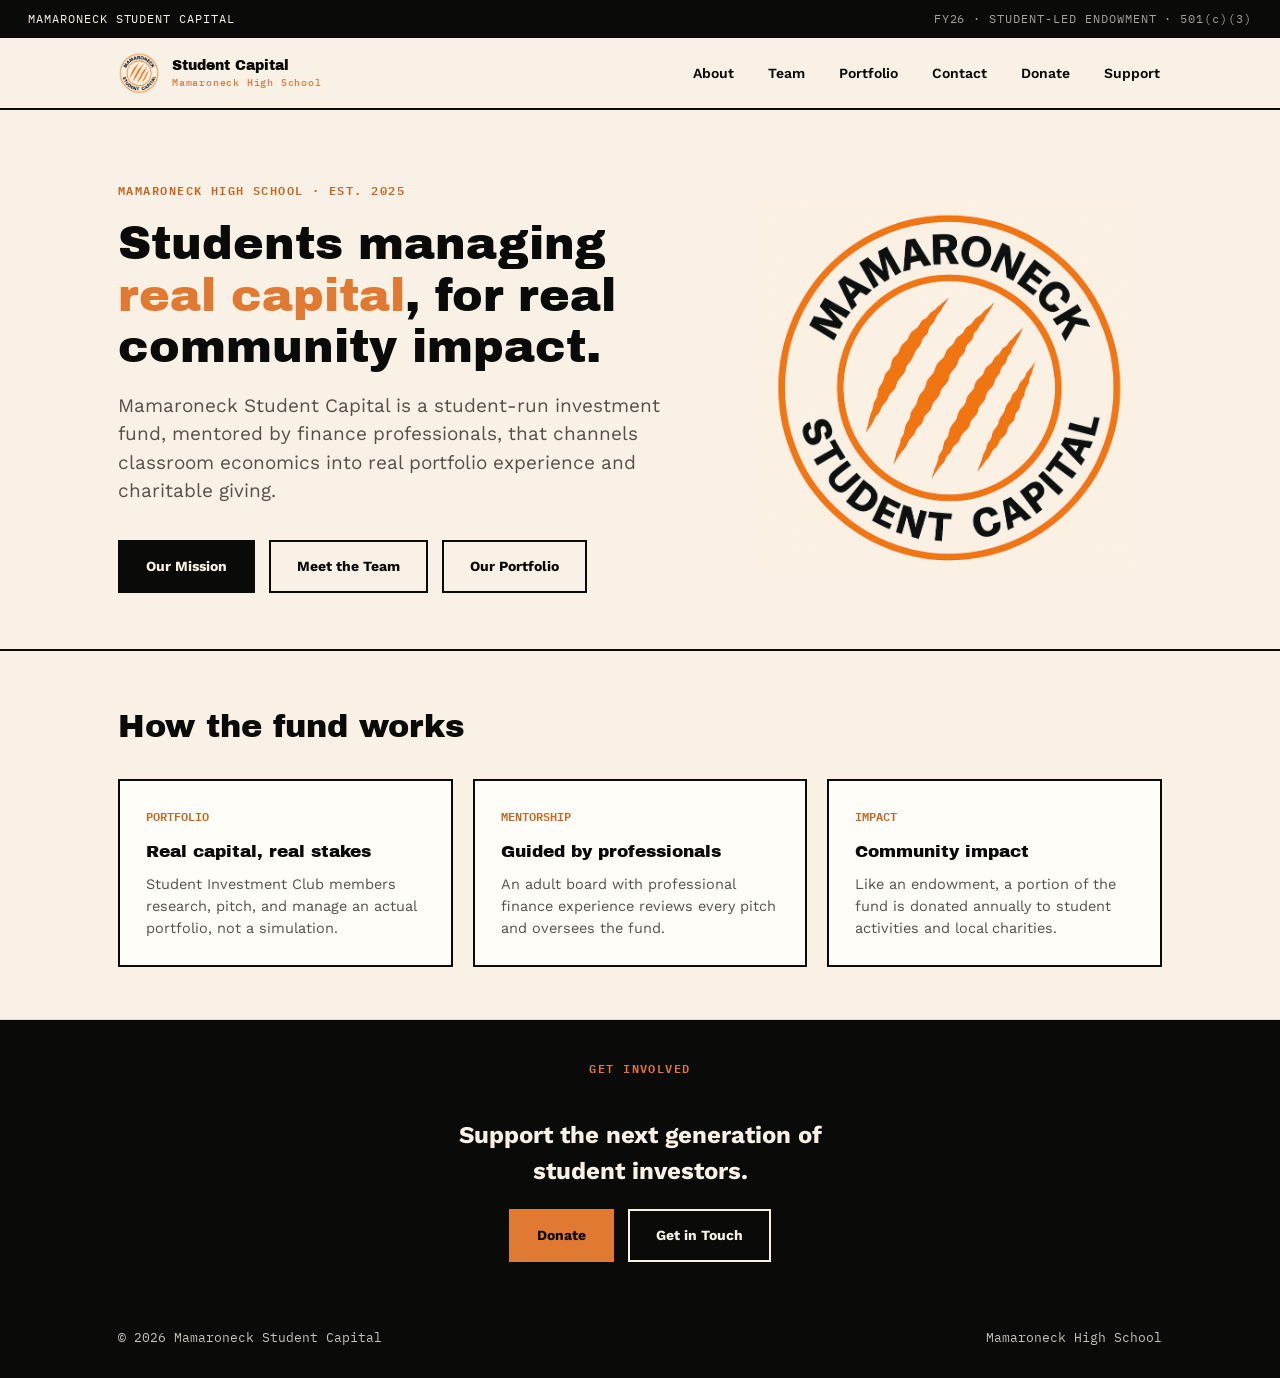
<file: index.html>
<!DOCTYPE html>
<html lang="en">
<head>
<meta charset="UTF-8" />
<meta name="viewport" content="width=device-width, initial-scale=1.0" />
<title>Mamaroneck Student Capital</title>
<meta name="description" content="A student-run investment fund at Mamaroneck High School, mentored by finance professionals, supporting the school and the local community." />
<link rel="icon" href="assets/img/logo/logo-black.png" />
<link rel="preconnect" href="https://fonts.googleapis.com" />
<link rel="preconnect" href="https://fonts.gstatic.com" crossorigin />
<link href="https://fonts.googleapis.com/css2?family=Archivo+Black&family=Work+Sans:wght@400;500;600;700&family=IBM+Plex+Mono:wght@500&display=swap" rel="stylesheet" />
<link rel="stylesheet" href="css/styles.css?v=3" />
</head>
<body>

<header class="site-header">
  <div class="ticker-band"><span>MAMARONECK STUDENT CAPITAL</span><span>FY26 &middot; STUDENT-LED ENDOWMENT &middot; 501(c)(3)</span></div>
  <nav class="nav">
    <a href="index.html" class="nav-brand">
      <img src="assets/img/logo/logo-cream.png" alt="MSC logo" />
      <span class="wordmark">Student Capital<small>Mamaroneck High School</small></span>
    </a>
    <ul class="nav-links" id="navLinks">
      <li><a href="about.html">About</a></li>
      <li><a href="team.html">Team</a></li>
      <li><a href="portfolio.html">Portfolio</a></li>
      <li><a href="contact.html">Contact</a></li>
      <li><a href="donate.html">Donate</a></li>
      <li><a href="support.html">Support</a></li>
    </ul>
    <button class="nav-toggle" id="navToggle" aria-label="Toggle menu">
      <span></span><span></span><span></span>
    </button>
  </nav>
</header>

<main>

  <section class="hero">
    <div class="wrap hero-inner">
      <div class="hero-copy">
        <span class="eyebrow">Mamaroneck High School &middot; Est. 2025</span>
        <h1>Students managing <span class="hl">real capital</span>, for real community impact.</h1>
        <p class="lede">Mamaroneck Student Capital is a student-run investment fund, mentored by finance professionals, that channels classroom economics into real portfolio experience and charitable giving.</p>
        <div class="hero-actions">
          <a href="about.html" class="btn btn--primary">Our Mission</a>
          <a href="team.html" class="btn btn--outline">Meet the Team</a>
          <a href="portfolio.html#allocation" class="btn btn--outline">Our Portfolio</a>
        </div>
      </div>
      <div class="hero-mark" aria-hidden="true">
        <img src="assets/img/logo/logo-cream.png" alt="" />
      </div>
    </div>
  </section>

  <section class="section">
    <div class="wrap">
      <h2>How the fund works</h2>
      <div class="highlights">
        <div class="highlight-card">
          <span class="no">PORTFOLIO</span>
          <h3>Real capital, real stakes</h3>
          <p>Student Investment Club members research, pitch, and manage an actual portfolio, not a simulation.</p>
        </div>
        <div class="highlight-card">
          <span class="no">MENTORSHIP</span>
          <h3>Guided by professionals</h3>
          <p>An adult board with professional finance experience reviews every pitch and oversees the fund.</p>
        </div>
        <div class="highlight-card">
          <span class="no">IMPACT</span>
          <h3>Community impact</h3>
          <p>Like an endowment, a portion of the fund is donated annually to student activities and local charities.</p>
        </div>
      </div>
    </div>
  </section>

  <section class="section--dark">
    <div class="wrap" style="padding:36px 0; text-align:center;">
      <span class="eyebrow">Get involved</span>
      <h2 style="max-width:26ch; margin-left:auto; margin-right:auto;">Support the next generation of student investors.</h2>
      <div class="hero-actions" style="margin-top:18px; justify-content:center;">
        <a href="donate.html" class="btn" style="background:var(--orange); border-color:var(--orange); color:var(--ink);">Donate</a>
        <a href="contact.html" class="btn" style="border-color:var(--cream); color:var(--cream);">Get in Touch</a>
      </div>
    </div>
  </section>

</main>

<footer class="site-footer">
  <div class="wrap footer-row">
    <span>&copy; <span id="year"></span> Mamaroneck Student Capital</span>
    <span>Mamaroneck High School</span>
  </div>
</footer>

<script src="js/data.js?v=3"></script>
<script src="js/main.js?v=3"></script>
</body>
</html>
</file>
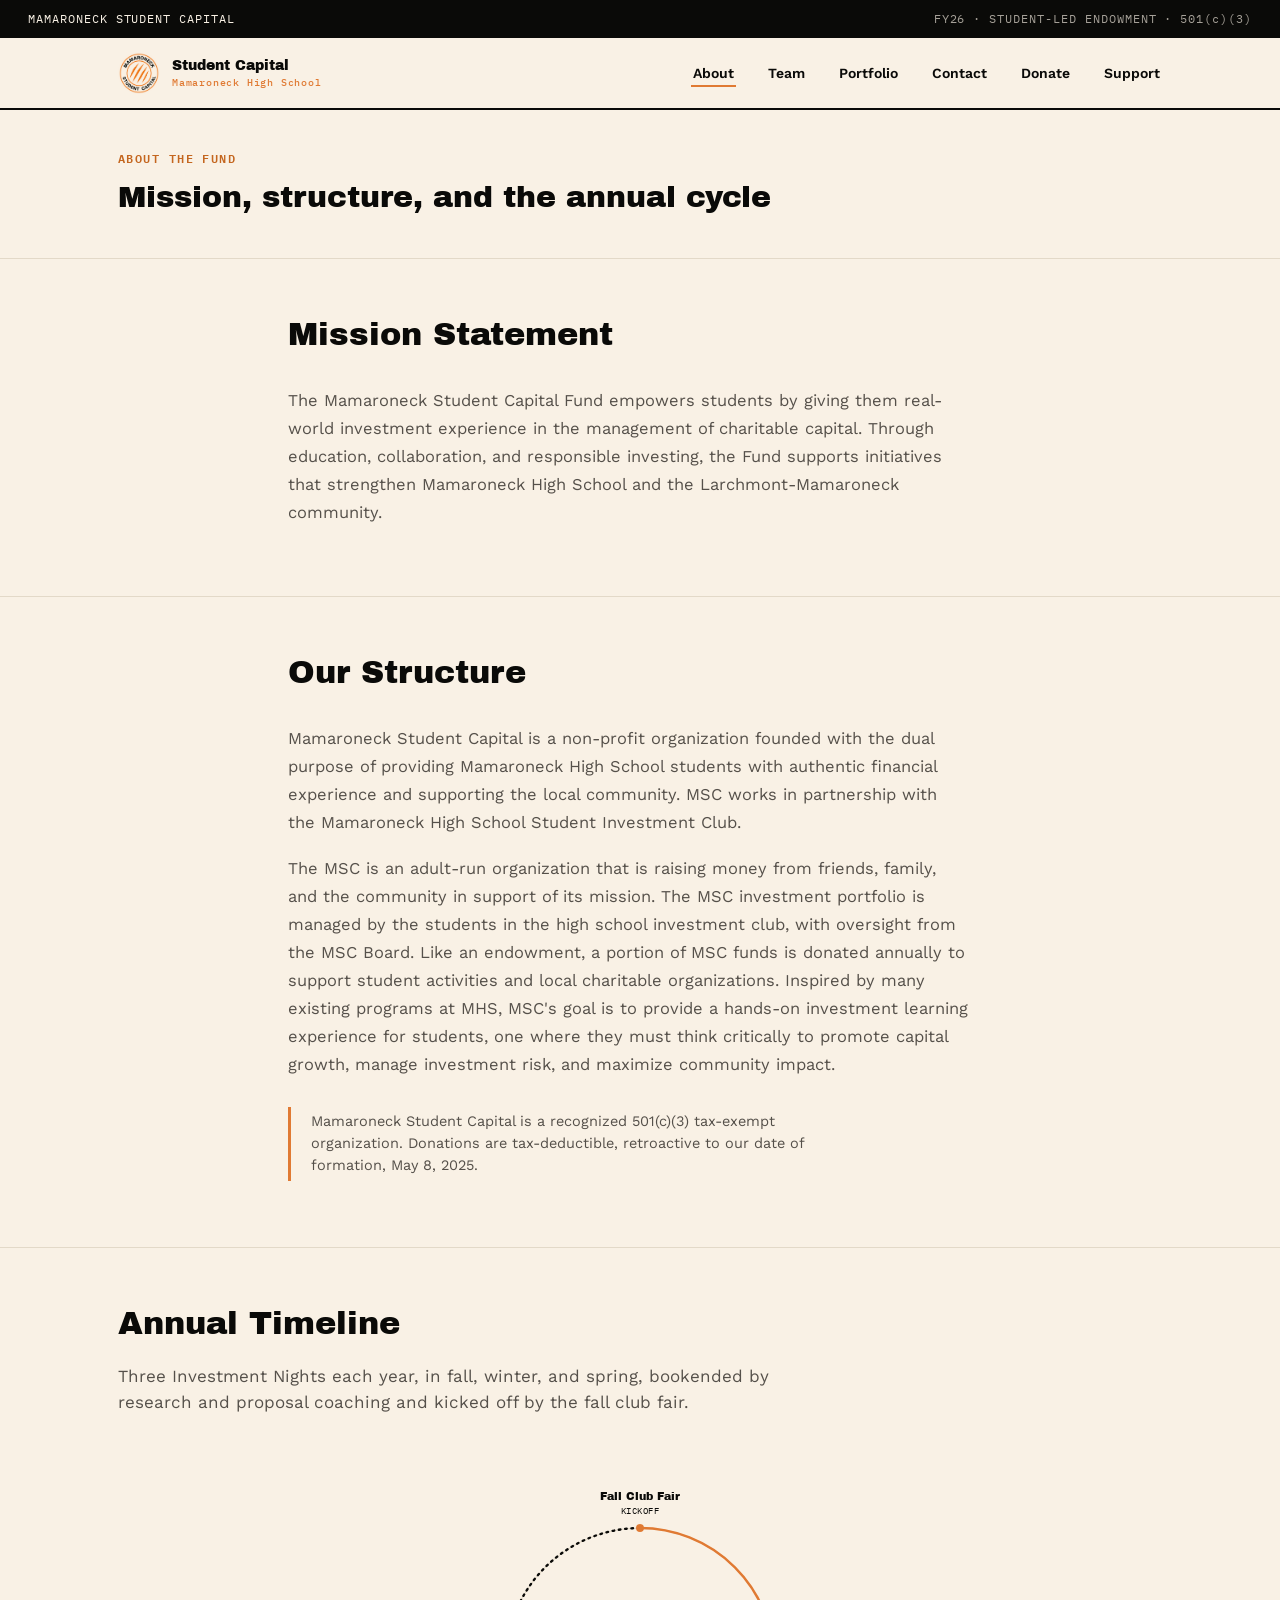
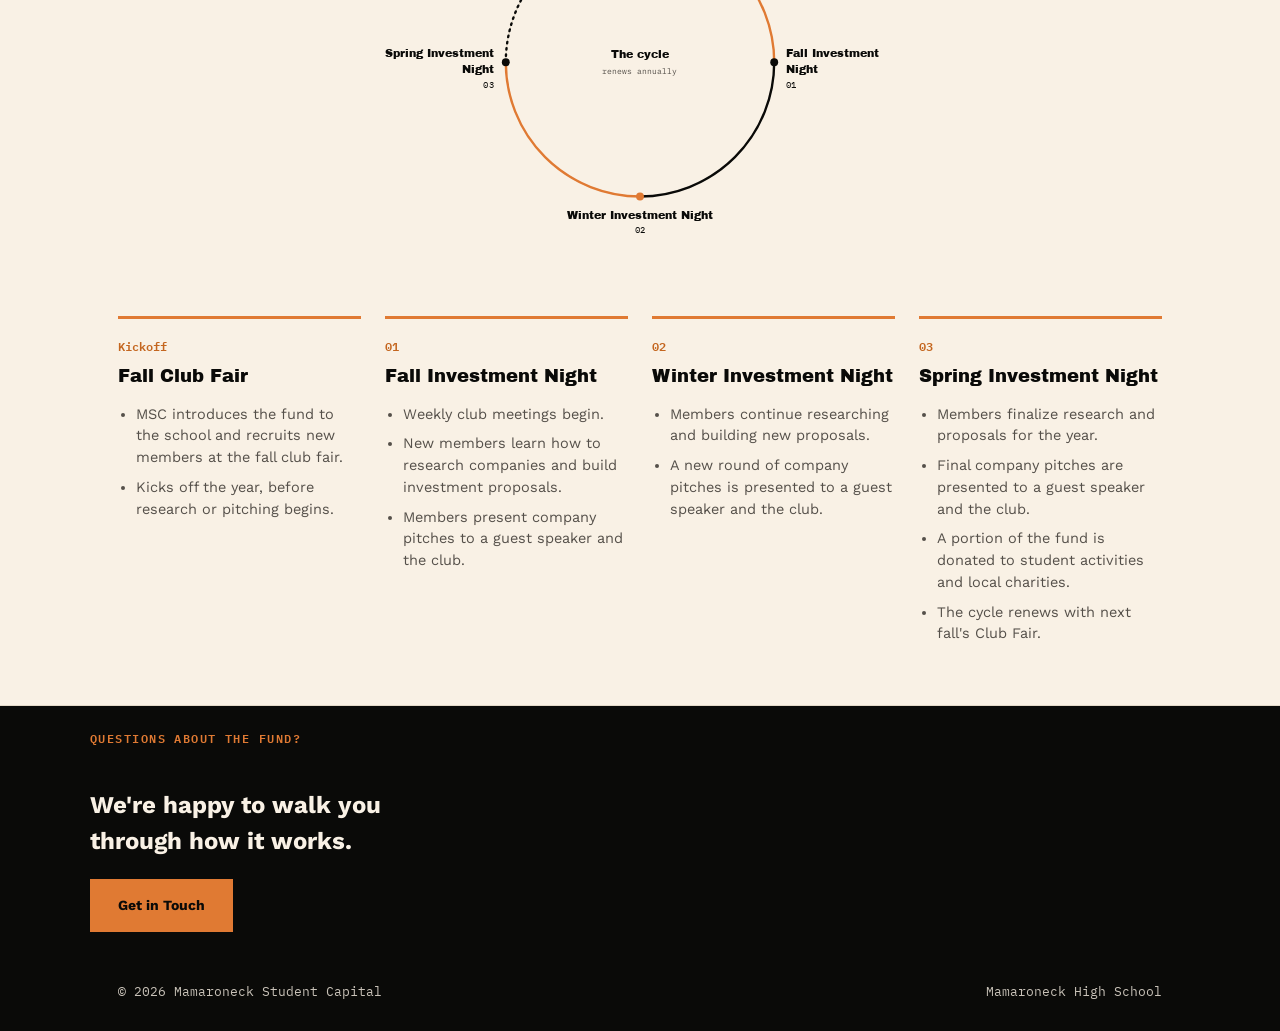
<file: about.html>
<!DOCTYPE html>
<html lang="en">
<head>
<meta charset="UTF-8" />
<meta name="viewport" content="width=device-width, initial-scale=1.0" />
<title>About | Mamaroneck Student Capital</title>
<meta name="description" content="Mamaroneck Student Capital's mission, structure, and annual cycle from fall research to the spring Investment Night." />
<link rel="icon" href="assets/img/logo/logo-black.png" />
<link rel="preconnect" href="https://fonts.googleapis.com" />
<link rel="preconnect" href="https://fonts.gstatic.com" crossorigin />
<link href="https://fonts.googleapis.com/css2?family=Archivo+Black&family=Work+Sans:wght@400;500;600;700&family=IBM+Plex+Mono:wght@500&display=swap" rel="stylesheet" />
<link rel="stylesheet" href="css/styles.css?v=3" />
</head>
<body>

<header class="site-header">
  <div class="ticker-band"><span>MAMARONECK STUDENT CAPITAL</span><span>FY26 &middot; STUDENT-LED ENDOWMENT &middot; 501(c)(3)</span></div>
  <nav class="nav">
    <a href="index.html" class="nav-brand">
      <img src="assets/img/logo/logo-cream.png" alt="MSC logo" />
      <span class="wordmark">Student Capital<small>Mamaroneck High School</small></span>
    </a>
    <ul class="nav-links" id="navLinks">
      <li><a href="about.html">About</a></li>
      <li><a href="team.html">Team</a></li>
      <li><a href="portfolio.html">Portfolio</a></li>
      <li><a href="contact.html">Contact</a></li>
      <li><a href="donate.html">Donate</a></li>
      <li><a href="support.html">Support</a></li>
    </ul>
    <button class="nav-toggle" id="navToggle" aria-label="Toggle menu">
      <span></span><span></span><span></span>
    </button>
  </nav>
</header>

<main>

  <div class="page-header">
    <div class="wrap">
      <span class="eyebrow">About the Fund</span>
      <h1>Mission, structure, and the annual cycle</h1>
    </div>
  </div>

  <section class="section">
    <div class="wrap wrap--narrow">
      <h2>Mission Statement</h2>
      <div class="prose"><p id="missionStatement"></p></div>
    </div>
  </section>

  <section class="section">
    <div class="wrap wrap--narrow">
      <h2>Our Structure</h2>
      <div class="prose" id="missionStructure"></div>
      <p class="callout" id="taxNote"></p>
    </div>
  </section>

  <section class="section">
    <div class="wrap">
      <h2>Annual Timeline</h2>
      <p class="section-lede">Three Investment Nights each year, in fall, winter, and spring, bookended by research and proposal coaching and kicked off by the fall club fair.</p>

      <div class="cycle-wrap">
        <svg viewBox="0 0 760 520" xmlns="http://www.w3.org/2000/svg" role="img" aria-label="Annual cycle diagram: Fall Club Fair, Fall Investment Night, Winter Investment Night, Spring Investment Night">
          <circle cx="380" cy="260" r="170" fill="none" stroke="#E3D9C8" stroke-width="1.5"/>
          <path d="M 380 90 A 170 170 0 0 1 550 260" fill="none" stroke="#E07A33" stroke-width="3"/>
          <path d="M 550 260 A 170 170 0 0 1 380 430" fill="none" stroke="#0A0A08" stroke-width="3"/>
          <path d="M 380 430 A 170 170 0 0 1 210 260" fill="none" stroke="#E07A33" stroke-width="3"/>
          <path d="M 210 260 A 170 170 0 0 1 380 90" fill="none" stroke="#0A0A08" stroke-width="3" stroke-dasharray="2 6" stroke-linecap="round"/>

          <circle cx="380" cy="90" r="5" fill="#E07A33"/>
          <circle cx="550" cy="260" r="5" fill="#0A0A08"/>
          <circle cx="380" cy="430" r="5" fill="#E07A33"/>
          <circle cx="210" cy="260" r="5" fill="#0A0A08"/>

          <text x="380" y="55" text-anchor="middle" class="cycle-title" data-cycle-label="0">Fall Club Fair</text>
          <text x="380" y="72" text-anchor="middle" class="cycle-label">KICKOFF</text>

          <text x="565" y="253" text-anchor="start" class="cycle-title" data-cycle-label="1">Fall Investment</text>
          <text x="565" y="273" text-anchor="start" class="cycle-title" data-cycle-label-cont="1">Night</text>
          <text x="565" y="292" text-anchor="start" class="cycle-label">01</text>

          <text x="380" y="458" text-anchor="middle" class="cycle-title" data-cycle-label="2">Winter Investment Night</text>
          <text x="380" y="476" text-anchor="middle" class="cycle-label">02</text>

          <text x="195" y="253" text-anchor="end" class="cycle-title" data-cycle-label="3">Spring Investment</text>
          <text x="195" y="273" text-anchor="end" class="cycle-title" data-cycle-label-cont="3">Night</text>
          <text x="195" y="292" text-anchor="end" class="cycle-label">03</text>

          <text x="380" y="255" text-anchor="middle" class="cycle-title" font-size="13">The cycle</text>
          <text x="380" y="275" text-anchor="middle" class="cycle-sub">renews annually</text>
        </svg>
      </div>

      <div class="timeline-detail" id="timelineDetail"></div>
    </div>
  </section>

  <section class="section--dark">
    <div class="wrap" style="padding:20px 0;">
      <span class="eyebrow">Questions about the fund?</span>
      <h2 style="max-width:22ch;">We're happy to walk you through how it works.</h2>
      <div class="hero-actions" style="margin-top:10px;">
        <a href="contact.html" class="btn" style="background:var(--orange); border-color:var(--orange); color:var(--ink);">Get in Touch</a>
      </div>
    </div>
  </section>

</main>

<footer class="site-footer">
  <div class="wrap footer-row">
    <span>&copy; <span id="year"></span> Mamaroneck Student Capital</span>
    <span>Mamaroneck High School</span>
  </div>
</footer>

<script src="js/data.js?v=3"></script>
<script src="js/main.js?v=3"></script>
</body>
</html>
</file>
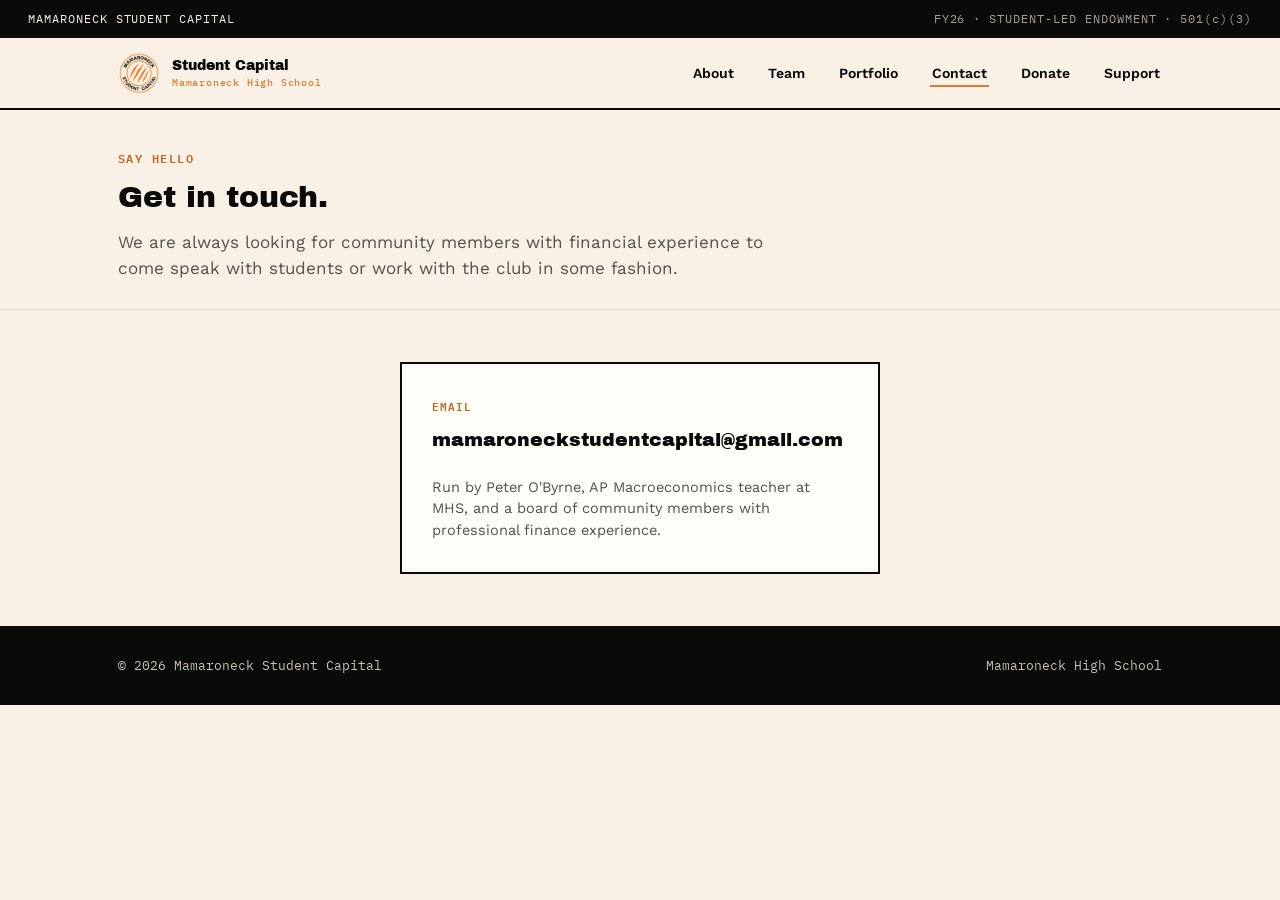
<file: contact.html>
<!DOCTYPE html>
<html lang="en">
<head>
<meta charset="UTF-8" />
<meta name="viewport" content="width=device-width, initial-scale=1.0" />
<title>Contact | Mamaroneck Student Capital</title>
<meta name="description" content="Get in touch with Mamaroneck Student Capital." />
<link rel="icon" href="assets/img/logo/logo-black.png" />
<link rel="preconnect" href="https://fonts.googleapis.com" />
<link rel="preconnect" href="https://fonts.gstatic.com" crossorigin />
<link href="https://fonts.googleapis.com/css2?family=Archivo+Black&family=Work+Sans:wght@400;500;600;700&family=IBM+Plex+Mono:wght@500&display=swap" rel="stylesheet" />
<link rel="stylesheet" href="css/styles.css?v=3" />
</head>
<body>

<header class="site-header">
  <div class="ticker-band"><span>MAMARONECK STUDENT CAPITAL</span><span>FY26 &middot; STUDENT-LED ENDOWMENT &middot; 501(c)(3)</span></div>
  <nav class="nav">
    <a href="index.html" class="nav-brand">
      <img src="assets/img/logo/logo-cream.png" alt="MSC logo" />
      <span class="wordmark">Student Capital<small>Mamaroneck High School</small></span>
    </a>
    <ul class="nav-links" id="navLinks">
      <li><a href="about.html">About</a></li>
      <li><a href="team.html">Team</a></li>
      <li><a href="portfolio.html">Portfolio</a></li>
      <li><a href="contact.html">Contact</a></li>
      <li><a href="donate.html">Donate</a></li>
      <li><a href="support.html">Support</a></li>
    </ul>
    <button class="nav-toggle" id="navToggle" aria-label="Toggle menu">
      <span></span><span></span><span></span>
    </button>
  </nav>
</header>

<main>

  <div class="page-header">
    <div class="wrap">
      <span class="eyebrow">Say Hello</span>
      <h1>Get in touch.</h1>
      <p id="volunteerNote"></p>
    </div>
  </div>

  <section class="section">
    <div class="wrap wrap--narrow">
      <div class="contact-block">
        <span class="label">Email</span>
        <div class="value" id="contactEmail"></div>
        <p style="font-size:14.5px; color:var(--ink-soft); margin:0;">Run by Peter O'Byrne, AP Macroeconomics teacher at MHS, and a board of community members with professional finance experience.</p>
      </div>
    </div>
  </section>

</main>

<footer class="site-footer">
  <div class="wrap footer-row">
    <span>&copy; <span id="year"></span> Mamaroneck Student Capital</span>
    <span>Mamaroneck High School</span>
  </div>
</footer>

<script src="js/data.js?v=3"></script>
<script src="js/main.js?v=3"></script>
</body>
</html>
</file>
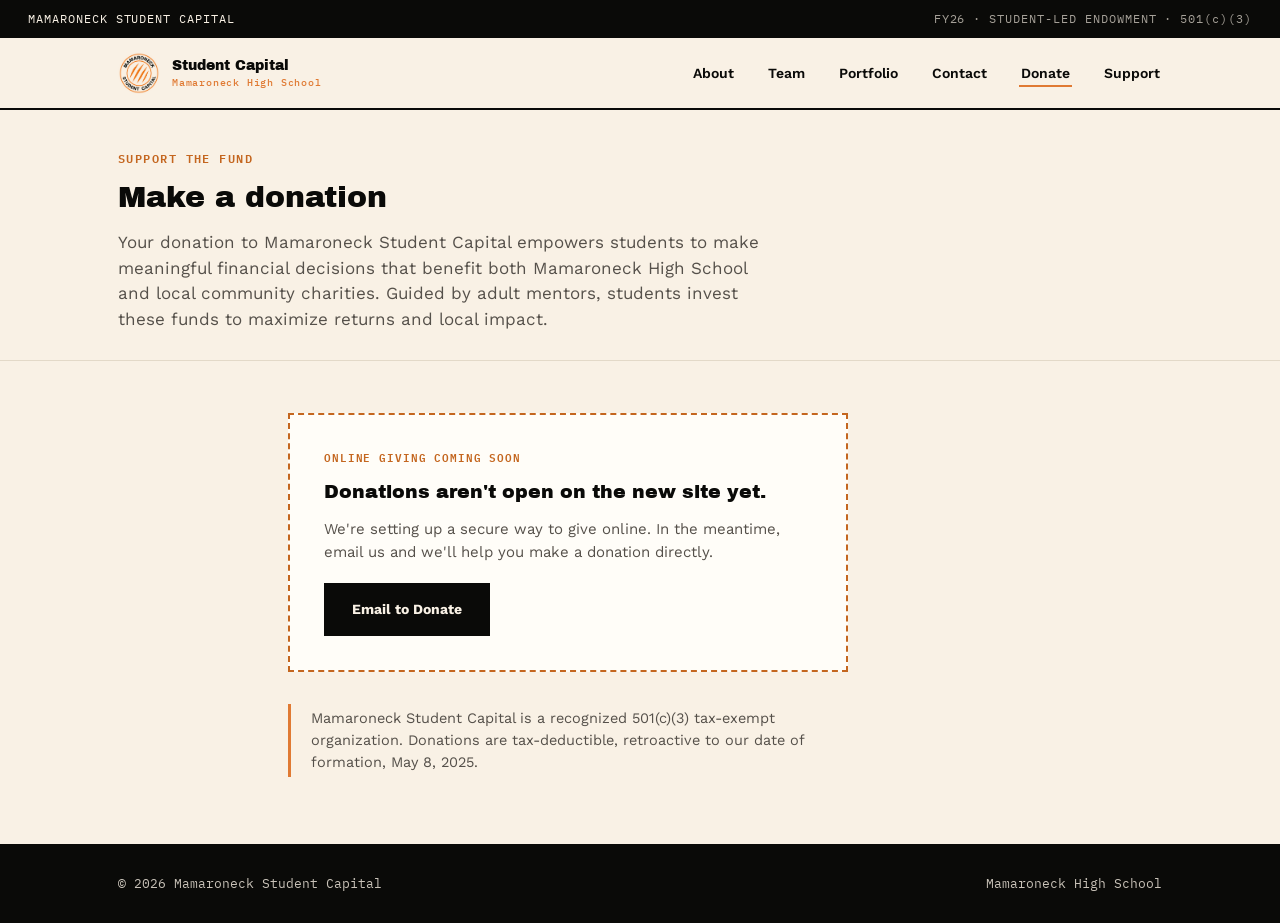
<file: donate.html>
<!DOCTYPE html>
<html lang="en">
<head>
<meta charset="UTF-8" />
<meta name="viewport" content="width=device-width, initial-scale=1.0" />
<title>Donate | Mamaroneck Student Capital</title>
<meta name="description" content="Support Mamaroneck Student Capital's mission of student-led investing and community giving." />
<link rel="icon" href="assets/img/logo/logo-black.png" />
<link rel="preconnect" href="https://fonts.googleapis.com" />
<link rel="preconnect" href="https://fonts.gstatic.com" crossorigin />
<link href="https://fonts.googleapis.com/css2?family=Archivo+Black&family=Work+Sans:wght@400;500;600;700&family=IBM+Plex+Mono:wght@500&display=swap" rel="stylesheet" />
<link rel="stylesheet" href="css/styles.css?v=3" />
</head>
<body>

<header class="site-header">
  <div class="ticker-band"><span>MAMARONECK STUDENT CAPITAL</span><span>FY26 &middot; STUDENT-LED ENDOWMENT &middot; 501(c)(3)</span></div>
  <nav class="nav">
    <a href="index.html" class="nav-brand">
      <img src="assets/img/logo/logo-cream.png" alt="MSC logo" />
      <span class="wordmark">Student Capital<small>Mamaroneck High School</small></span>
    </a>
    <ul class="nav-links" id="navLinks">
      <li><a href="about.html">About</a></li>
      <li><a href="team.html">Team</a></li>
      <li><a href="portfolio.html">Portfolio</a></li>
      <li><a href="contact.html">Contact</a></li>
      <li><a href="donate.html">Donate</a></li>
      <li><a href="support.html">Support</a></li>
    </ul>
    <button class="nav-toggle" id="navToggle" aria-label="Toggle menu">
      <span></span><span></span><span></span>
    </button>
  </nav>
</header>

<main>

  <div class="page-header">
    <div class="wrap">
      <span class="eyebrow">Support the Fund</span>
      <h1>Make a donation</h1>
      <p id="donateBlurb"></p>
    </div>
  </div>

  <section class="section">
    <div class="wrap wrap--narrow">
      <div class="donate-box">
        <span class="tag">Online giving coming soon</span>
        <h3>Donations aren't open on the new site yet.</h3>
        <p>We're setting up a secure way to give online. In the meantime, email us and we'll help you make a donation directly.</p>
        <a href="mailto:mamaroneckstudentcapital@gmail.com" class="btn btn--primary">Email to Donate</a>
      </div>
      <p class="callout" id="donateTaxNote" style="margin-top:32px;"></p>
    </div>
  </section>

</main>

<footer class="site-footer">
  <div class="wrap footer-row">
    <span>&copy; <span id="year"></span> Mamaroneck Student Capital</span>
    <span>Mamaroneck High School</span>
  </div>
</footer>

<script src="js/data.js?v=3"></script>
<script src="js/main.js?v=3"></script>
</body>
</html>
</file>
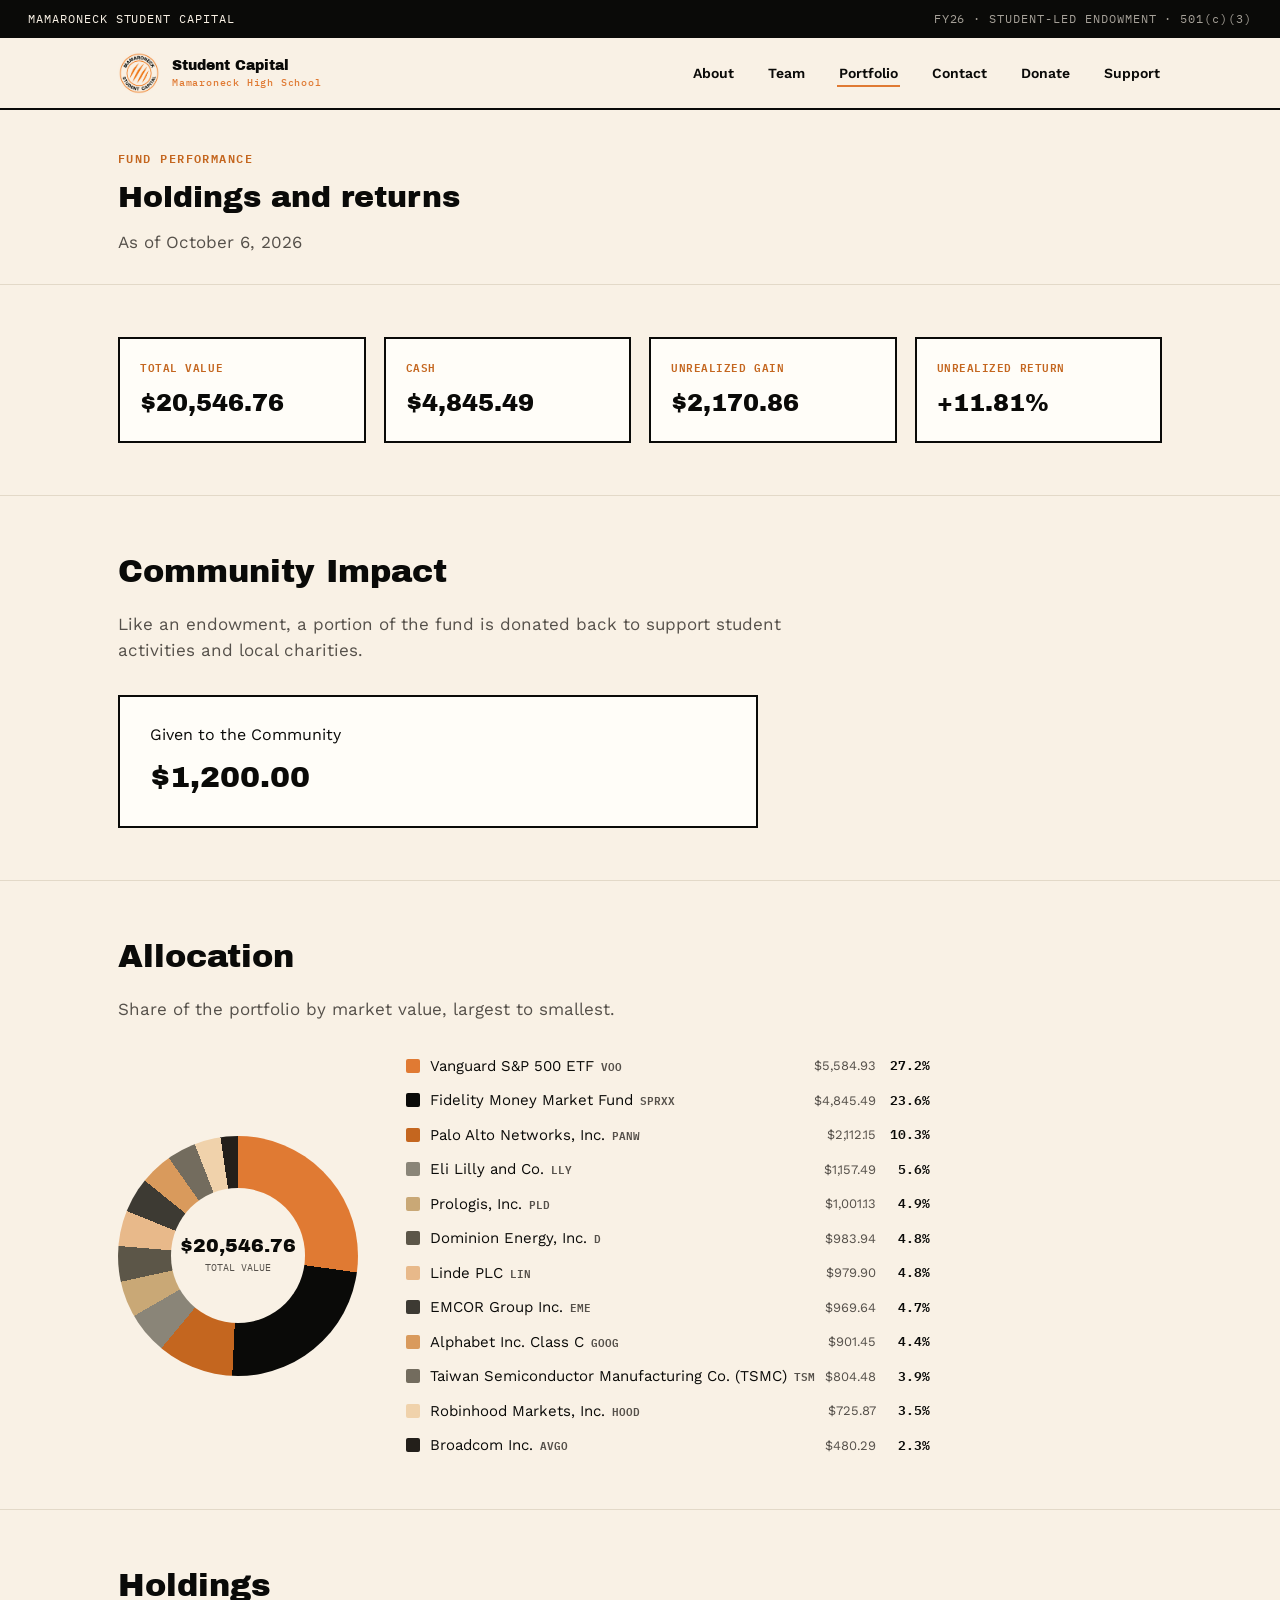
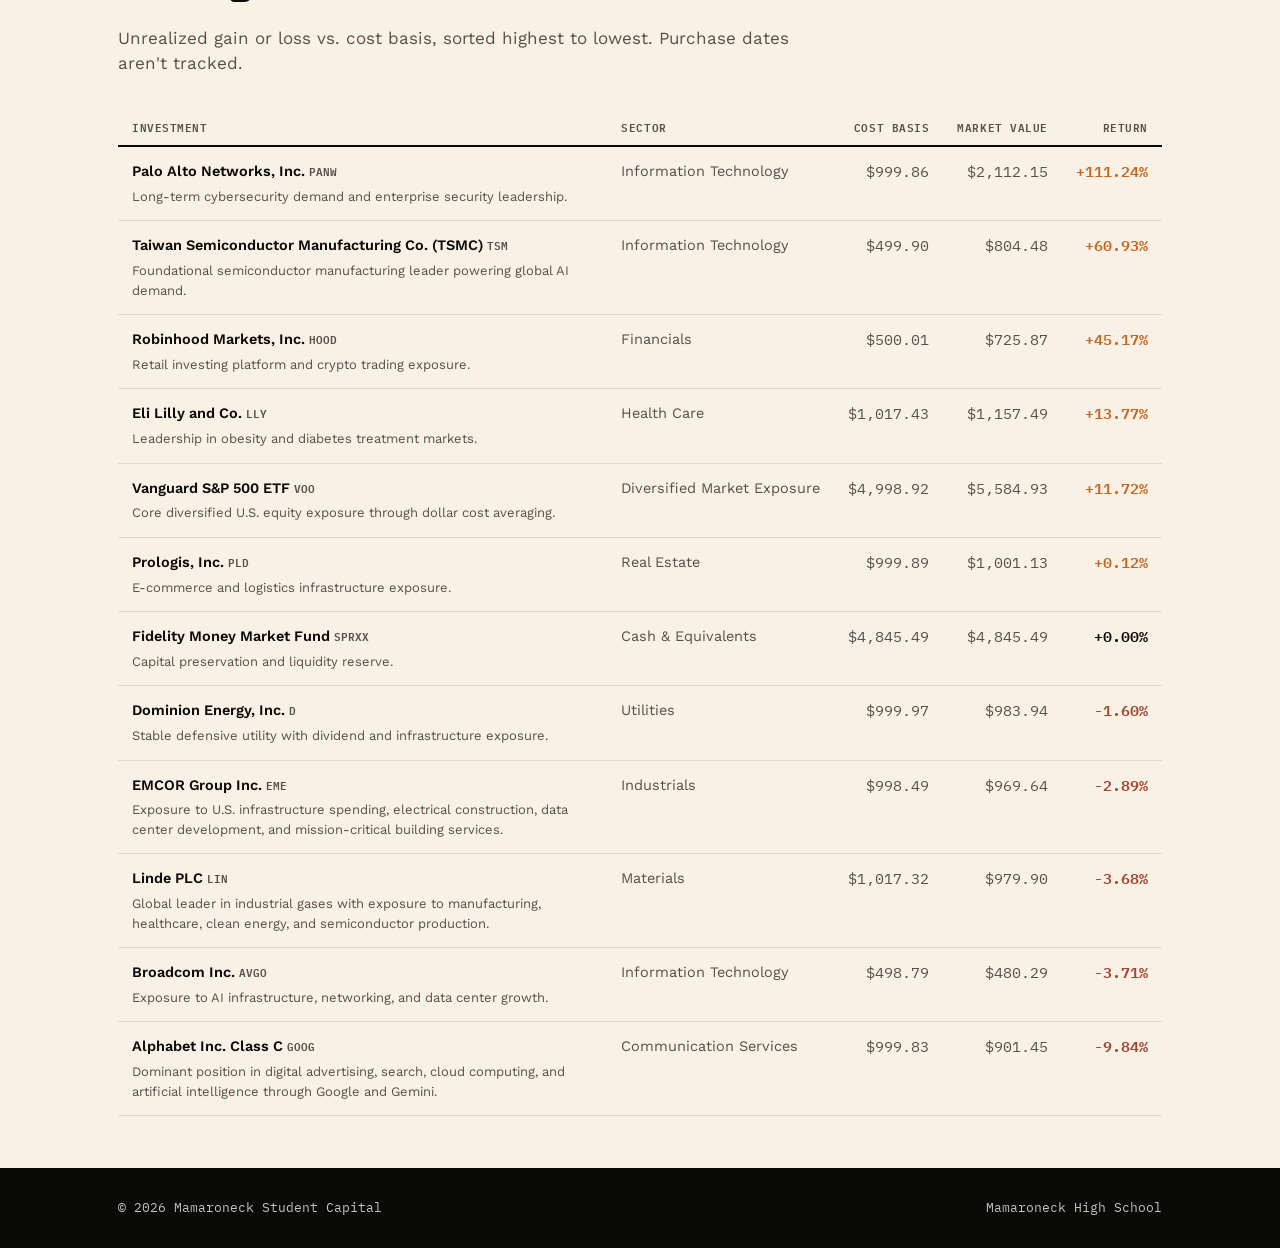
<file: portfolio.html>
<!DOCTYPE html>
<html lang="en">
<head>
<meta charset="UTF-8" />
<meta name="viewport" content="width=device-width, initial-scale=1.0" />
<title>Portfolio | Mamaroneck Student Capital</title>
<meta name="description" content="Mamaroneck Student Capital's portfolio allocation, holdings, and returns." />
<link rel="icon" href="assets/img/logo/logo-black.png" />
<link rel="preconnect" href="https://fonts.googleapis.com" />
<link rel="preconnect" href="https://fonts.gstatic.com" crossorigin />
<link href="https://fonts.googleapis.com/css2?family=Archivo+Black&family=Work+Sans:wght@400;500;600;700&family=IBM+Plex+Mono:wght@500&display=swap" rel="stylesheet" />
<link rel="stylesheet" href="css/styles.css?v=3" />
</head>
<body>

<header class="site-header">
  <div class="ticker-band"><span>MAMARONECK STUDENT CAPITAL</span><span>FY26 &middot; STUDENT-LED ENDOWMENT &middot; 501(c)(3)</span></div>
  <nav class="nav">
    <a href="index.html" class="nav-brand">
      <img src="assets/img/logo/logo-cream.png" alt="MSC logo" />
      <span class="wordmark">Student Capital<small>Mamaroneck High School</small></span>
    </a>
    <ul class="nav-links" id="navLinks">
      <li><a href="about.html">About</a></li>
      <li><a href="team.html">Team</a></li>
      <li><a href="portfolio.html">Portfolio</a></li>
      <li><a href="contact.html">Contact</a></li>
      <li><a href="donate.html">Donate</a></li>
      <li><a href="support.html">Support</a></li>
    </ul>
    <button class="nav-toggle" id="navToggle" aria-label="Toggle menu">
      <span></span><span></span><span></span>
    </button>
  </nav>
</header>

<main>

  <div class="page-header">
    <div class="wrap">
      <span class="eyebrow">Fund Performance</span>
      <h1>Holdings and returns</h1>
      <p id="portfolioAsOf"></p>
    </div>
  </div>

  <section class="section">
    <div class="wrap">
      <div class="stat-grid" id="portfolioStats"></div>
    </div>
  </section>

  <section class="section">
    <div class="wrap">
      <h2>Community Impact</h2>
      <p class="section-lede">Like an endowment, a portion of the fund is donated back to support student activities and local charities.</p>
      <div class="donation-stat">
        <div>
          <span class="stat-label">Given to the Community</span>
          <div class="stat-value" id="givenToCommunity"></div>
        </div>
      </div>
    </div>
  </section>

  <section class="section" id="allocation">
    <div class="wrap">
      <h2>Allocation</h2>
      <p class="section-lede">Share of the portfolio by market value, largest to smallest.</p>
      <div class="portfolio-chart-wrap">
        <div class="portfolio-donut" id="portfolioDonut"></div>
        <ul class="portfolio-legend" id="portfolioLegend"></ul>
      </div>
    </div>
  </section>

  <section class="section" style="border-bottom:none;">
    <div class="wrap">
      <h2>Holdings</h2>
      <p class="section-lede">Unrealized gain or loss vs. cost basis, sorted highest to lowest. Purchase dates aren't tracked.</p>
      <div class="table-scroll">
        <table class="portfolio-table">
          <thead>
            <tr>
              <th>Investment</th>
              <th>Sector</th>
              <th>Cost Basis</th>
              <th>Market Value</th>
              <th>Return</th>
            </tr>
          </thead>
          <tbody id="portfolioTableBody"></tbody>
        </table>
      </div>
    </div>
  </section>

</main>

<footer class="site-footer">
  <div class="wrap footer-row">
    <span>&copy; <span id="year"></span> Mamaroneck Student Capital</span>
    <span>Mamaroneck High School</span>
  </div>
</footer>

<script src="js/data.js?v=3"></script>
<script src="js/main.js?v=3"></script>
</body>
</html>
</file>
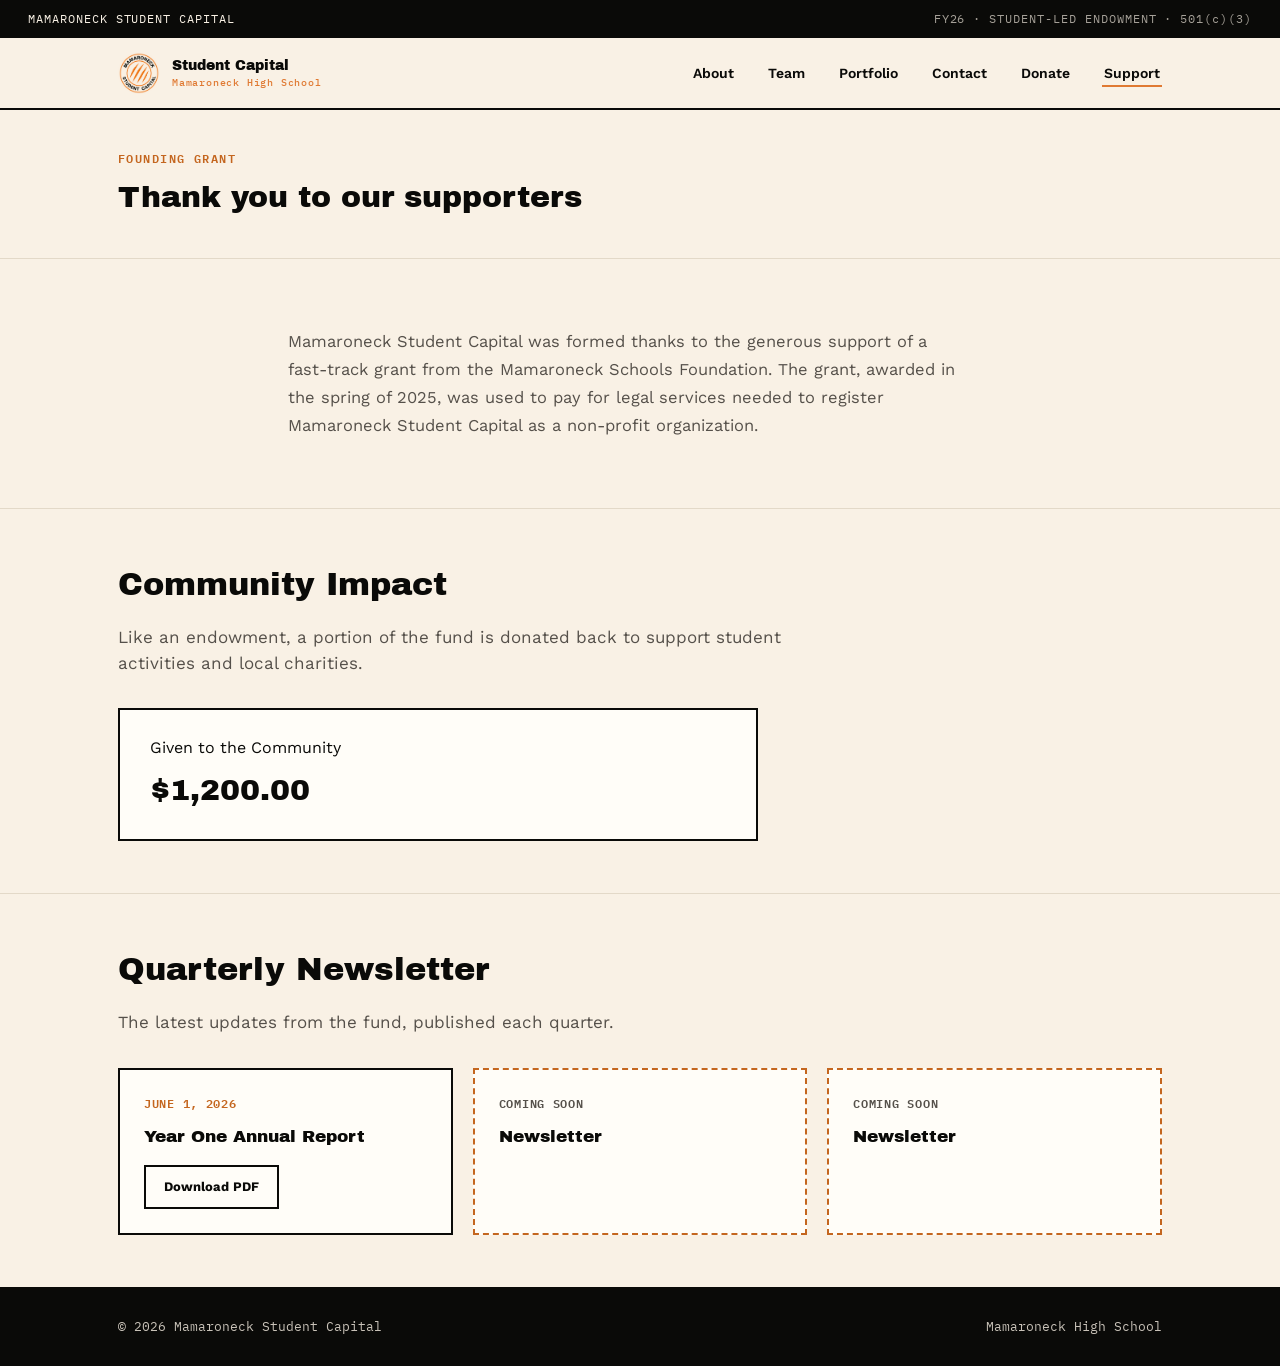
<file: support.html>
<!DOCTYPE html>
<html lang="en">
<head>
<meta charset="UTF-8" />
<meta name="viewport" content="width=device-width, initial-scale=1.0" />
<title>Support | Mamaroneck Student Capital</title>
<meta name="description" content="Thanking the Mamaroneck Schools Foundation for supporting Mamaroneck Student Capital's founding." />
<link rel="icon" href="assets/img/logo/logo-black.png" />
<link rel="preconnect" href="https://fonts.googleapis.com" />
<link rel="preconnect" href="https://fonts.gstatic.com" crossorigin />
<link href="https://fonts.googleapis.com/css2?family=Archivo+Black&family=Work+Sans:wght@400;500;600;700&family=IBM+Plex+Mono:wght@500&display=swap" rel="stylesheet" />
<link rel="stylesheet" href="css/styles.css?v=3" />
</head>
<body>

<header class="site-header">
  <div class="ticker-band"><span>MAMARONECK STUDENT CAPITAL</span><span>FY26 &middot; STUDENT-LED ENDOWMENT &middot; 501(c)(3)</span></div>
  <nav class="nav">
    <a href="index.html" class="nav-brand">
      <img src="assets/img/logo/logo-cream.png" alt="MSC logo" />
      <span class="wordmark">Student Capital<small>Mamaroneck High School</small></span>
    </a>
    <ul class="nav-links" id="navLinks">
      <li><a href="about.html">About</a></li>
      <li><a href="team.html">Team</a></li>
      <li><a href="portfolio.html">Portfolio</a></li>
      <li><a href="contact.html">Contact</a></li>
      <li><a href="donate.html">Donate</a></li>
      <li><a href="support.html">Support</a></li>
    </ul>
    <button class="nav-toggle" id="navToggle" aria-label="Toggle menu">
      <span></span><span></span><span></span>
    </button>
  </nav>
</header>

<main>

  <div class="page-header">
    <div class="wrap">
      <span class="eyebrow">Founding Grant</span>
      <h1>Thank you to our supporters</h1>
    </div>
  </div>

  <section class="section">
    <div class="wrap wrap--narrow">
      <div class="prose"><p id="gratitudeBody"></p></div>
    </div>
  </section>

  <section class="section">
    <div class="wrap">
      <h2>Community Impact</h2>
      <p class="section-lede">Like an endowment, a portion of the fund is donated back to support student activities and local charities.</p>
      <div class="donation-stat">
        <div>
          <span class="stat-label">Given to the Community</span>
          <div class="stat-value" id="givenToCommunity"></div>
        </div>
      </div>
    </div>
  </section>

  <section class="section" style="border-bottom:none;">
    <div class="wrap">
      <h2>Quarterly Newsletter</h2>
      <p class="section-lede">The latest updates from the fund, published each quarter.</p>
      <div class="newsletter-grid" id="newsletterGrid"></div>
    </div>
  </section>

</main>

<footer class="site-footer">
  <div class="wrap footer-row">
    <span>&copy; <span id="year"></span> Mamaroneck Student Capital</span>
    <span>Mamaroneck High School</span>
  </div>
</footer>

<script src="js/data.js?v=3"></script>
<script src="js/main.js?v=3"></script>
</body>
</html>
</file>
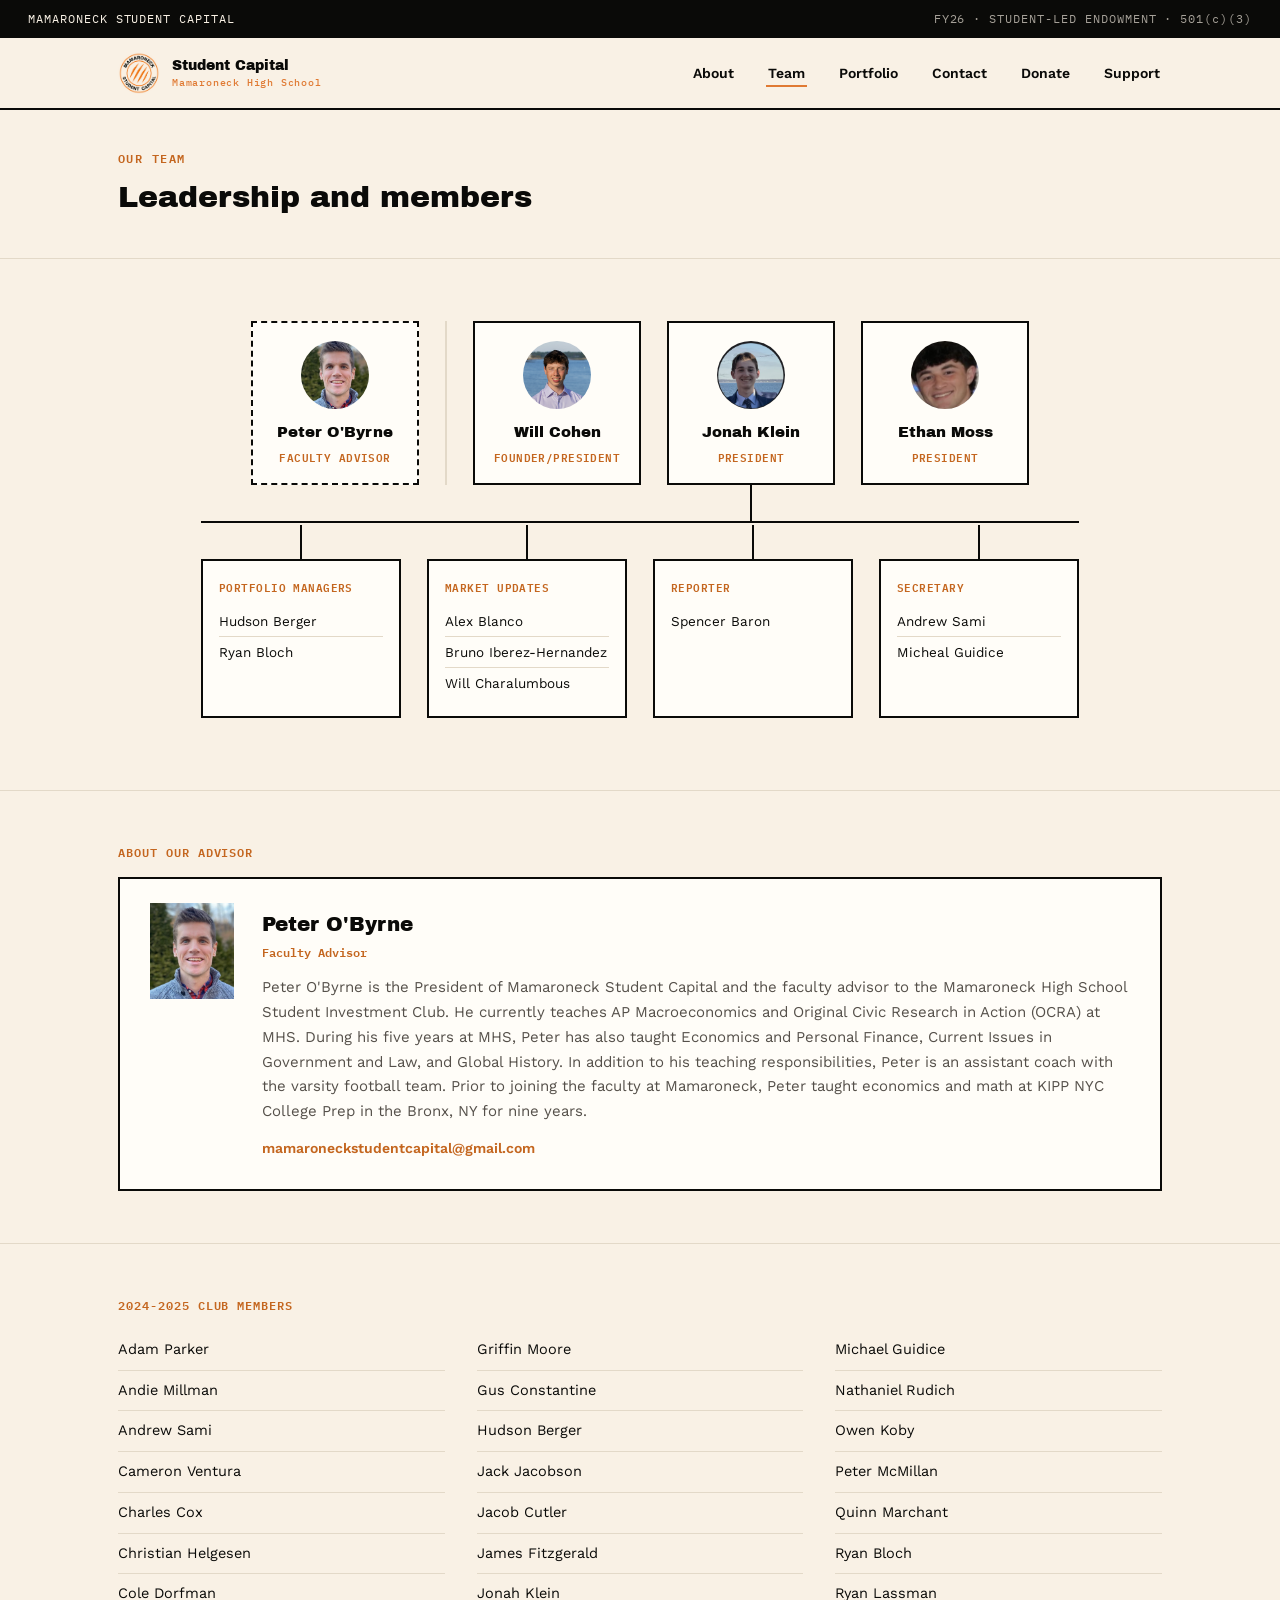
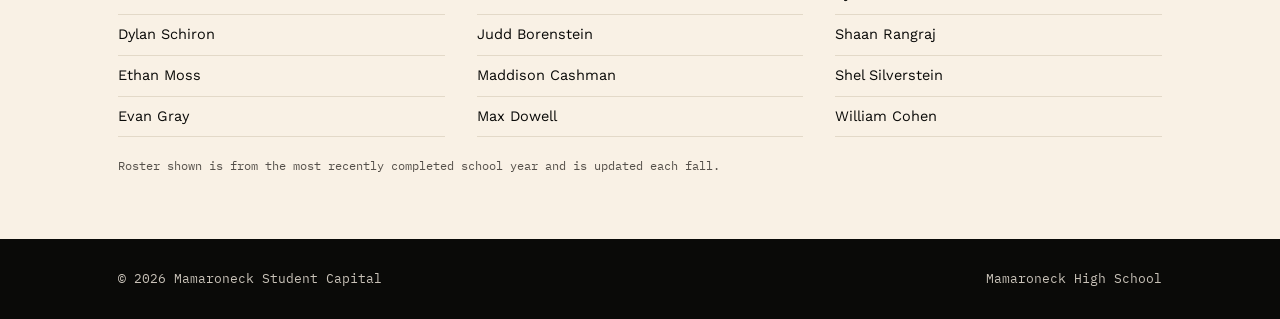
<file: team.html>
<!DOCTYPE html>
<html lang="en">
<head>
<meta charset="UTF-8" />
<meta name="viewport" content="width=device-width, initial-scale=1.0" />
<title>Team | Mamaroneck Student Capital</title>
<meta name="description" content="Meet the faculty advisor, club leadership, and members of Mamaroneck Student Capital." />
<link rel="icon" href="assets/img/logo/logo-black.png" />
<link rel="preconnect" href="https://fonts.googleapis.com" />
<link rel="preconnect" href="https://fonts.gstatic.com" crossorigin />
<link href="https://fonts.googleapis.com/css2?family=Archivo+Black&family=Work+Sans:wght@400;500;600;700&family=IBM+Plex+Mono:wght@500&display=swap" rel="stylesheet" />
<link rel="stylesheet" href="css/styles.css?v=3" />
</head>
<body>

<header class="site-header">
  <div class="ticker-band"><span>MAMARONECK STUDENT CAPITAL</span><span>FY26 &middot; STUDENT-LED ENDOWMENT &middot; 501(c)(3)</span></div>
  <nav class="nav">
    <a href="index.html" class="nav-brand">
      <img src="assets/img/logo/logo-cream.png" alt="MSC logo" />
      <span class="wordmark">Student Capital<small>Mamaroneck High School</small></span>
    </a>
    <ul class="nav-links" id="navLinks">
      <li><a href="about.html">About</a></li>
      <li><a href="team.html">Team</a></li>
      <li><a href="portfolio.html">Portfolio</a></li>
      <li><a href="contact.html">Contact</a></li>
      <li><a href="donate.html">Donate</a></li>
      <li><a href="support.html">Support</a></li>
    </ul>
    <button class="nav-toggle" id="navToggle" aria-label="Toggle menu">
      <span></span><span></span><span></span>
    </button>
  </nav>
</header>

<main>

  <div class="page-header">
    <div class="wrap">
      <span class="eyebrow">Our Team</span>
      <h1>Leadership and members</h1>
    </div>
  </div>

  <section class="section">
    <div class="wrap">
      <div class="org-chart" id="orgChart"></div>
    </div>
  </section>

  <section class="section">
    <div class="wrap">
      <p class="group-label">About Our Advisor</p>
      <div class="advisor-card" id="advisorCard"></div>
    </div>
  </section>

  <section class="section">
    <div class="wrap">
      <p class="group-label"><span id="rosterYear"></span> Club Members</p>
      <ul class="member-list" id="memberList"></ul>
      <p class="roster-note">Roster shown is from the most recently completed school year and is updated each fall.</p>
    </div>
  </section>

</main>

<footer class="site-footer">
  <div class="wrap footer-row">
    <span>&copy; <span id="year"></span> Mamaroneck Student Capital</span>
    <span>Mamaroneck High School</span>
  </div>
</footer>

<script src="js/data.js?v=3"></script>
<script src="js/main.js?v=3"></script>
</body>
</html>
</file>
<file: css/styles.css>
/* Mamaroneck Student Capital — design system
   Palette sampled from the club's own logo (claw-mark mark). */

:root {
  --cream: #F9F1E5;
  --paper: #FFFDF8;
  --ink: #0A0A08;
  --ink-soft: #55504A;
  --orange: #E07A33;
  --orange-dark: #C4661F;
  --rule: #E3D9C8;
  --negative: #A3432D;

  --font-display: 'Archivo Black', sans-serif;
  --font-body: 'Work Sans', sans-serif;
  --font-mono: 'IBM Plex Mono', monospace;

  --wrap: 1100px;
}

* { box-sizing: border-box; }

html { scroll-behavior: smooth; }

body {
  margin: 0;
  background: var(--cream);
  color: var(--ink);
  font-family: var(--font-body);
  line-height: 1.5;
  -webkit-font-smoothing: antialiased;
}

img { max-width: 100%; display: block; }

a { color: inherit; }

.wrap {
  max-width: var(--wrap);
  margin: 0 auto;
  padding: 0 28px;
}
.wrap--narrow { max-width: 760px; }

:focus-visible {
  outline: 3px solid var(--orange);
  outline-offset: 2px;
}

@media (prefers-reduced-motion: reduce) {
  * { animation-duration: 0.001ms !important; transition-duration: 0.001ms !important; }
}

/* ---------- Ticker band ---------- */
.ticker-band {
  background: var(--ink);
  color: var(--cream);
  font-family: var(--font-mono);
  font-size: 12px;
  letter-spacing: 0.08em;
  padding: 10px 28px;
  display: flex;
  justify-content: space-between;
  gap: 16px;
}

@media (max-width: 640px) {
  .ticker-band {
    flex-direction: column;
    gap: 4px;
    font-size: 10.5px;
    padding: 10px 20px;
  }
}
.ticker-band span:last-child { opacity: 0.65; }

/* ---------- Header / nav ---------- */
.site-header {
  border-bottom: 2px solid var(--ink);
  background: var(--cream);
  position: sticky;
  top: 0;
  z-index: 50;
}
.nav {
  max-width: var(--wrap);
  margin: 0 auto;
  padding: 14px 28px;
  display: flex;
  align-items: center;
  justify-content: space-between;
}
.nav-brand {
  display: flex;
  align-items: center;
  gap: 12px;
  text-decoration: none;
  color: var(--ink);
}
.nav-brand img {
  height: 42px;
  width: 42px;
  border-radius: 50%;
}
.nav-brand .wordmark {
  font-family: var(--font-display);
  font-size: 14px;
  line-height: 1.25;
}
.nav-brand .wordmark small {
  display: block;
  font-family: var(--font-mono);
  font-weight: 500;
  font-size: 10px;
  letter-spacing: 0.08em;
  color: var(--orange);
  margin-top: 2px;
}
.nav-links {
  list-style: none;
  display: flex;
  gap: 30px;
  margin: 0;
  padding: 0;
}
.nav-links a {
  text-decoration: none;
  font-weight: 600;
  font-size: 14px;
  color: var(--ink);
  padding: 4px 2px;
  border-bottom: 2px solid transparent;
}
.nav-links a:hover,
.nav-links a.is-active {
  border-bottom-color: var(--orange);
}
.nav-toggle {
  display: none;
  flex-direction: column;
  gap: 5px;
  background: none;
  border: none;
  cursor: pointer;
  padding: 6px;
}
.nav-toggle span {
  width: 24px;
  height: 2px;
  background: var(--ink);
}

@media (max-width: 780px) {
  .nav-links {
    position: absolute;
    top: 100%;
    left: 0;
    right: 0;
    background: var(--cream);
    border-bottom: 2px solid var(--ink);
    flex-direction: column;
    gap: 0;
    display: none;
  }
  .nav-links.is-open { display: flex; }
  .nav-links li { border-top: 1px solid var(--rule); }
  .nav-links a { display: block; padding: 16px 28px; }
  .nav-toggle { display: flex; }
}

/* ---------- Buttons ---------- */
.btn {
  display: inline-block;
  font-family: var(--font-body);
  font-weight: 700;
  font-size: 14px;
  padding: 14px 26px;
  border: 2px solid var(--ink);
  text-decoration: none;
  cursor: pointer;
  background: transparent;
  color: var(--ink);
}
.btn--primary { background: var(--ink); color: var(--cream); }
.btn--primary:hover { background: var(--orange-dark); border-color: var(--orange-dark); }
.btn--outline:hover { background: var(--ink); color: var(--cream); }

/* ---------- Hero ---------- */
.hero {
  position: relative;
  overflow: hidden;
  border-bottom: 2px solid var(--ink);
  padding: 68px 0 56px;
}
.hero-inner {
  display: grid;
  grid-template-columns: 1.15fr 0.85fr;
  gap: 40px;
  align-items: center;
  position: relative;
  z-index: 1;
}
.hero-mark {
  display: flex;
  justify-content: center;
  align-items: center;
}
.hero-mark img {
  width: 100%;
  max-width: 380px;
}

@media (max-width: 860px) {
  .hero-inner { grid-template-columns: 1fr; }
  .hero-mark { display: none; }
}
.eyebrow {
  font-family: var(--font-mono);
  font-size: 12px;
  font-weight: 600;
  letter-spacing: 0.12em;
  text-transform: uppercase;
  color: var(--orange-dark);
  display: inline-block;
  margin-bottom: 20px;
}
.hero h1 {
  font-family: var(--font-display);
  font-weight: 400;
  font-size: clamp(28px, 3.6vw, 46px);
  line-height: 1.12;
  max-width: 34ch;
  margin: 0 0 18px;
}
.hero h1 .hl { color: var(--orange); }
.hero .lede {
  font-size: 19px;
  max-width: 50ch;
  color: var(--ink-soft);
  margin: 0 0 34px;
}
.hero-actions { display: flex; gap: 14px; flex-wrap: wrap; }

/* ---------- Sections ---------- */
.section { padding: 52px 0; border-bottom: 1px solid var(--rule); scroll-margin-top: 120px; }
.section:last-of-type { border-bottom: none; }
.section--dark { background: var(--ink); color: var(--cream); border-bottom: none; }
.section--dark .eyebrow { color: var(--orange); }
.section h2 {
  font-family: var(--font-display);
  font-weight: 400;
  font-size: clamp(24px, 3vw, 32px);
  margin: 0 0 28px;
}
.section .section-lede {
  font-size: 17px;
  color: var(--ink-soft);
  max-width: 62ch;
  margin: -12px 0 32px;
}
.section--dark .section-lede { color: #d8d2c8; }

.prose p { font-size: 16.5px; line-height: 1.7; color: var(--ink-soft); max-width: 68ch; }
.prose p + p { margin-top: 18px; }

.callout {
  border-left: 3px solid var(--orange);
  padding: 4px 0 4px 20px;
  font-size: 14.5px;
  color: var(--ink-soft);
  max-width: 62ch;
  margin-top: 28px;
}

/* Page header banner (non-home pages) */
.page-header {
  padding: 36px 0 28px;
  border-bottom: 1px solid var(--rule);
}
.page-header .eyebrow { margin-bottom: 8px; }
.page-header h1 {
  font-family: var(--font-display);
  font-weight: 400;
  font-size: clamp(22px, 2.4vw, 30px);
  white-space: nowrap;
  margin: 0 0 10px;
}

@media (max-width: 640px) {
  .page-header h1 { white-space: normal; }
}
.page-header p { font-size: 17px; color: var(--ink-soft); max-width: 60ch; margin: 0; }

/* ---------- Highlight cards (home) ---------- */
.highlights {
  display: grid;
  grid-template-columns: repeat(3, 1fr);
  gap: 20px;
}
.highlight-card {
  border: 2px solid var(--ink);
  background: var(--paper);
  padding: 26px;
}
.highlight-card .no {
  font-family: var(--font-mono);
  font-size: 12px;
  color: var(--orange-dark);
  font-weight: 600;
  margin-bottom: 14px;
  display: block;
}
.highlight-card h3 { font-family: var(--font-display); font-weight: 400; font-size: 17px; margin: 0 0 10px; }
.highlight-card p { font-size: 14.5px; color: var(--ink-soft); margin: 0; }

@media (max-width: 780px) {
  .highlights { grid-template-columns: 1fr; }
}

/* ---------- Annual cycle diagram (signature element) ---------- */
.cycle-wrap { display: flex; justify-content: center; padding: 10px 0 4px; }
.cycle-wrap svg { width: 100%; max-width: 600px; height: auto; }
.cycle-label { font-family: var(--font-mono); font-size: 11px; letter-spacing: 0.05em; fill: var(--ink); }
.cycle-title { font-family: var(--font-display); font-size: 14px; font-weight: 400; fill: var(--ink); }
.cycle-sub { font-family: var(--font-mono); font-size: 10px; fill: var(--ink-soft); }

.timeline-detail {
  display: grid;
  grid-template-columns: repeat(4, 1fr);
  gap: 24px;
  margin-top: 44px;
}
.timeline-phase {
  border-top: 3px solid var(--orange);
  padding-top: 18px;
}
.timeline-phase .no {
  font-family: var(--font-mono);
  font-size: 12px;
  color: var(--orange-dark);
  font-weight: 600;
}
.timeline-phase h3 {
  font-family: var(--font-display);
  font-weight: 400;
  font-size: 18px;
  margin: 8px 0 14px;
}
.timeline-phase ul { margin: 0; padding-left: 18px; }
.timeline-phase li {
  font-size: 14.5px;
  color: var(--ink-soft);
  margin-bottom: 8px;
  line-height: 1.5;
}

@media (max-width: 980px) {
  .timeline-detail { grid-template-columns: 1fr 1fr; }
}
@media (max-width: 780px) {
  .timeline-detail { grid-template-columns: 1fr; }
}

/* ---------- Team ---------- */
.advisor-card {
  display: grid;
  grid-template-columns: auto 1fr;
  gap: 28px;
  border: 2px solid var(--ink);
  background: var(--paper);
  padding: 30px;
  align-items: start;
}
.advisor-card .avatar {
  width: 84px;
  height: 84px;
  border-radius: 50%;
  background: var(--ink);
  color: var(--cream);
  display: flex;
  align-items: center;
  justify-content: center;
  font-family: var(--font-display);
  font-size: 24px;
}
.advisor-card h3 { font-family: var(--font-display); font-weight: 400; font-size: 20px; margin: 0 0 4px; }
.advisor-card .role { font-family: var(--font-mono); font-size: 12px; color: var(--orange-dark); font-weight: 600; margin-bottom: 14px; }
.advisor-card p { font-size: 15px; color: var(--ink-soft); line-height: 1.65; margin: 0; }
.advisor-card .email { margin-top: 14px; font-size: 14px; }
.advisor-card .email a { color: var(--orange-dark); font-weight: 600; text-decoration: none; }

@media (max-width: 600px) {
  .advisor-card { grid-template-columns: 1fr; }
}

.group-label {
  font-family: var(--font-mono);
  font-size: 12px;
  letter-spacing: 0.08em;
  text-transform: uppercase;
  color: var(--orange-dark);
  font-weight: 600;
  margin: 0 0 16px;
}

/* ---------- Org chart ---------- */
.org-chart {
  display: flex;
  flex-direction: column;
  align-items: center;
  padding: 10px 0 20px;
}
.org-tier {
  display: flex;
  justify-content: center;
  gap: 26px;
  flex-wrap: wrap;
  width: fit-content;
  max-width: 100%;
  margin: 0 auto;
  position: relative;
}
.org-tier--leadership-row { padding-bottom: 36px; }

.org-subgroup {
  display: flex;
  gap: 26px;
  flex-wrap: wrap;
  justify-content: center;
  position: relative;
}
.org-subgroup::after {
  content: "";
  position: absolute;
  top: 100%;
  left: 50%;
  width: 2px;
  height: 36px;
  background: var(--ink);
  transform: translateX(-1px);
}

.org-tier--branch { border-top: 2px solid var(--ink); padding-top: 36px; }
.org-tier--branch .org-node { position: relative; }
.org-tier--branch .org-node::before {
  content: "";
  position: absolute;
  top: -36px;
  left: 50%;
  width: 2px;
  height: 36px;
  background: var(--ink);
  transform: translateX(-1px);
}

.org-node {
  border: 2px solid var(--ink);
  background: var(--paper);
  padding: 18px 16px;
  width: 168px;
  text-align: center;
}
.org-node--advisor { width: 184px; }
.org-node--advisor-side { border-style: dashed; }
.org-node--group { width: 200px; text-align: left; }

.org-divider {
  width: 2px;
  align-self: stretch;
  background: var(--rule);
}

.org-avatar {
  width: 68px;
  height: 68px;
  border-radius: 50%;
  background: var(--ink);
  color: var(--cream);
  display: flex;
  align-items: center;
  justify-content: center;
  font-family: var(--font-display);
  font-size: 18px;
  overflow: hidden;
  margin: 0 auto 12px;
}
.org-node--group .org-avatar { display: none; }
.org-avatar img { width: 100%; height: 100%; object-fit: cover; }

.org-node h4 { font-family: var(--font-display); font-weight: 400; font-size: 15px; margin: 0 0 5px; }
.org-role {
  font-family: var(--font-mono);
  font-size: 11px;
  color: var(--orange-dark);
  font-weight: 600;
  text-transform: uppercase;
  letter-spacing: 0.04em;
}
.org-node--group .org-role { display: block; margin-bottom: 10px; }

.org-member-list { list-style: none; margin: 0; padding: 0; }
.org-member-list li {
  font-size: 13.5px;
  padding: 5px 0;
  border-top: 1px solid var(--rule);
}
.org-member-list li:first-child { border-top: none; }

@media (max-width: 700px) {
  .org-tier,
  .org-tier--branch,
  .org-tier--leadership-row,
  .org-subgroup {
    flex-direction: column;
    align-items: center;
    border-top: none;
    padding-top: 0;
    padding-bottom: 20px;
    gap: 20px;
  }
  .org-subgroup::after,
  .org-tier--branch .org-node::before {
    display: none;
  }
  .org-divider {
    display: none;
  }
  .org-node,
  .org-node--advisor,
  .org-node--group {
    width: 100%;
    max-width: 280px;
  }
}

.member-list {
  columns: 3;
  column-gap: 32px;
  list-style: none;
  margin: 0;
  padding: 0;
}
.member-list li {
  font-size: 14.5px;
  padding: 9px 0;
  border-bottom: 1px solid var(--rule);
  break-inside: avoid;
}

@media (max-width: 780px) {
  .member-list { columns: 2; }
}
@media (max-width: 480px) {
  .member-list { columns: 1; }
}

.roster-note {
  font-family: var(--font-mono);
  font-size: 12px;
  color: var(--ink-soft);
  margin-top: 20px;
}

/* ---------- Donate placeholder ---------- */
.donate-box {
  border: 2px dashed var(--orange-dark);
  background: var(--paper);
  padding: 34px;
  text-align: left;
  max-width: 560px;
}
.donate-box .tag {
  font-family: var(--font-mono);
  font-size: 11px;
  letter-spacing: 0.08em;
  text-transform: uppercase;
  color: var(--orange-dark);
  font-weight: 600;
  display: block;
  margin-bottom: 12px;
}
.donate-box h3 { font-family: var(--font-display); font-weight: 400; font-size: 19px; margin: 0 0 12px; }
.donate-box p { font-size: 15px; color: var(--ink-soft); margin: 0 0 20px; }

/* ---------- Newsletter ---------- */
.newsletter-grid {
  display: grid;
  grid-template-columns: repeat(3, 1fr);
  gap: 20px;
}
.newsletter-card {
  border: 2px solid var(--ink);
  background: var(--paper);
  padding: 24px;
}
.newsletter-card.is-empty {
  border-style: dashed;
  border-color: var(--orange-dark);
}
.newsletter-card .date {
  font-family: var(--font-mono);
  font-size: 12px;
  font-weight: 600;
  letter-spacing: 0.06em;
  text-transform: uppercase;
  color: var(--orange-dark);
  display: block;
  margin-bottom: 12px;
}
.newsletter-card.is-empty .date { color: var(--ink-soft); }
.newsletter-card h3 { font-family: var(--font-display); font-weight: 400; font-size: 17px; margin: 0 0 16px; }
.newsletter-card .btn { font-size: 13px; padding: 10px 18px; }

@media (max-width: 780px) {
  .newsletter-grid { grid-template-columns: 1fr; }
}

/* ---------- Contact ---------- */
.contact-block {
  border: 2px solid var(--ink);
  background: var(--paper);
  padding: 30px;
  max-width: 480px;
  margin: 0 auto;
}
.contact-block .label {
  font-family: var(--font-mono);
  font-size: 11px;
  letter-spacing: 0.08em;
  text-transform: uppercase;
  color: var(--orange-dark);
  font-weight: 600;
}
.contact-block .value {
  font-family: var(--font-display);
  font-weight: 400;
  font-size: 19px;
  margin: 8px 0 22px;
  word-break: break-word;
}
.contact-block .value a { text-decoration: none; color: var(--ink); }
.contact-block .value a:hover { color: var(--orange-dark); }

/* ---------- Footer ---------- */
.site-footer {
  background: var(--ink);
  color: var(--cream);
  padding: 30px 0;
}
.footer-row {
  display: flex;
  justify-content: space-between;
  align-items: center;
  flex-wrap: wrap;
  gap: 10px;
  font-size: 13px;
  font-family: var(--font-mono);
  opacity: 0.8;
}

/* ---------- Portfolio: summary stats ---------- */
.stat-grid {
  display: grid;
  grid-template-columns: repeat(4, 1fr);
  gap: 18px;
}
.stat-card {
  border: 2px solid var(--ink);
  background: var(--paper);
  padding: 20px;
}
.stat-card .stat-label {
  font-family: var(--font-mono);
  font-size: 11px;
  letter-spacing: 0.05em;
  text-transform: uppercase;
  color: var(--orange-dark);
  font-weight: 600;
  display: block;
  margin-bottom: 10px;
}
.stat-card .stat-value {
  font-family: var(--font-display);
  font-weight: 400;
  font-size: 24px;
}
.stat-card .stat-value.is-negative { color: var(--negative); }

@media (max-width: 780px) {
  .stat-grid { grid-template-columns: 1fr 1fr; }
}
@media (max-width: 480px) {
  .stat-grid { grid-template-columns: 1fr; }
}

/* ---------- Portfolio: allocation donut ---------- */
.portfolio-chart-wrap {
  display: flex;
  align-items: center;
  gap: 48px;
  flex-wrap: wrap;
}
.portfolio-donut {
  position: relative;
  width: 240px;
  height: 240px;
  border-radius: 50%;
  flex-shrink: 0;
}
.portfolio-donut-center {
  position: absolute;
  inset: 22%;
  border-radius: 50%;
  background: var(--cream);
  display: flex;
  flex-direction: column;
  align-items: center;
  justify-content: center;
  text-align: center;
  padding: 8px;
}
.portfolio-donut-center .value { font-family: var(--font-display); font-size: 19px; line-height: 1.1; }
.portfolio-donut-center .label {
  font-family: var(--font-mono);
  font-size: 10px;
  color: var(--ink-soft);
  margin-top: 4px;
}

.portfolio-legend { list-style: none; margin: 0; padding: 0; display: flex; flex-direction: column; gap: 12px; min-width: 220px; }
.portfolio-legend li { display: flex; align-items: center; gap: 10px; font-size: 15px; }
.portfolio-legend .swatch { width: 14px; height: 14px; flex-shrink: 0; border-radius: 2px; }
.portfolio-legend .lbl { flex: 1; }
.portfolio-legend .amt { color: var(--ink-soft); font-size: 13px; }
.portfolio-legend .pct { font-family: var(--font-mono); font-size: 13px; font-weight: 600; min-width: 44px; text-align: right; }

/* ---------- Portfolio: holdings table ---------- */
.table-scroll { overflow-x: auto; }
.portfolio-table { width: 100%; border-collapse: collapse; font-size: 14.5px; min-width: 740px; }
.portfolio-table th {
  text-align: left;
  font-family: var(--font-mono);
  font-size: 11px;
  text-transform: uppercase;
  letter-spacing: 0.05em;
  color: var(--ink-soft);
  font-weight: 600;
  padding: 10px 14px;
  border-bottom: 2px solid var(--ink);
  white-space: nowrap;
}
.portfolio-table th:nth-child(3),
.portfolio-table th:nth-child(4),
.portfolio-table th:nth-child(5) { text-align: right; }
.portfolio-table td {
  padding: 14px;
  border-bottom: 1px solid var(--rule);
  vertical-align: top;
}
.portfolio-table .name { font-weight: 600; }
.portfolio-table .thesis { font-size: 13px; color: var(--ink-soft); margin-top: 4px; }
.portfolio-table .sector { color: var(--ink-soft); white-space: nowrap; }
.portfolio-table .amt-col {
  font-family: var(--font-mono);
  text-align: right;
  white-space: nowrap;
  color: var(--ink-soft);
}
.portfolio-table .ret {
  font-family: var(--font-mono);
  font-weight: 600;
  text-align: right;
  white-space: nowrap;
}
.portfolio-table .ret.is-negative { color: var(--negative); }
.portfolio-table .ret.is-positive { color: var(--orange-dark); }

.ticker {
  font-family: var(--font-mono);
  font-size: 11px;
  font-weight: 600;
  color: var(--ink-soft);
}
.portfolio-legend .ticker { margin-left: 2px; }

.donation-stat {
  border: 2px solid var(--ink);
  background: var(--paper);
  padding: 26px 30px;
  display: flex;
  align-items: center;
  justify-content: space-between;
  gap: 24px;
  flex-wrap: wrap;
  max-width: 640px;
}
.donation-stat .stat-value { font-family: var(--font-display); font-weight: 400; font-size: 30px; margin-top: 8px; }
</file>
